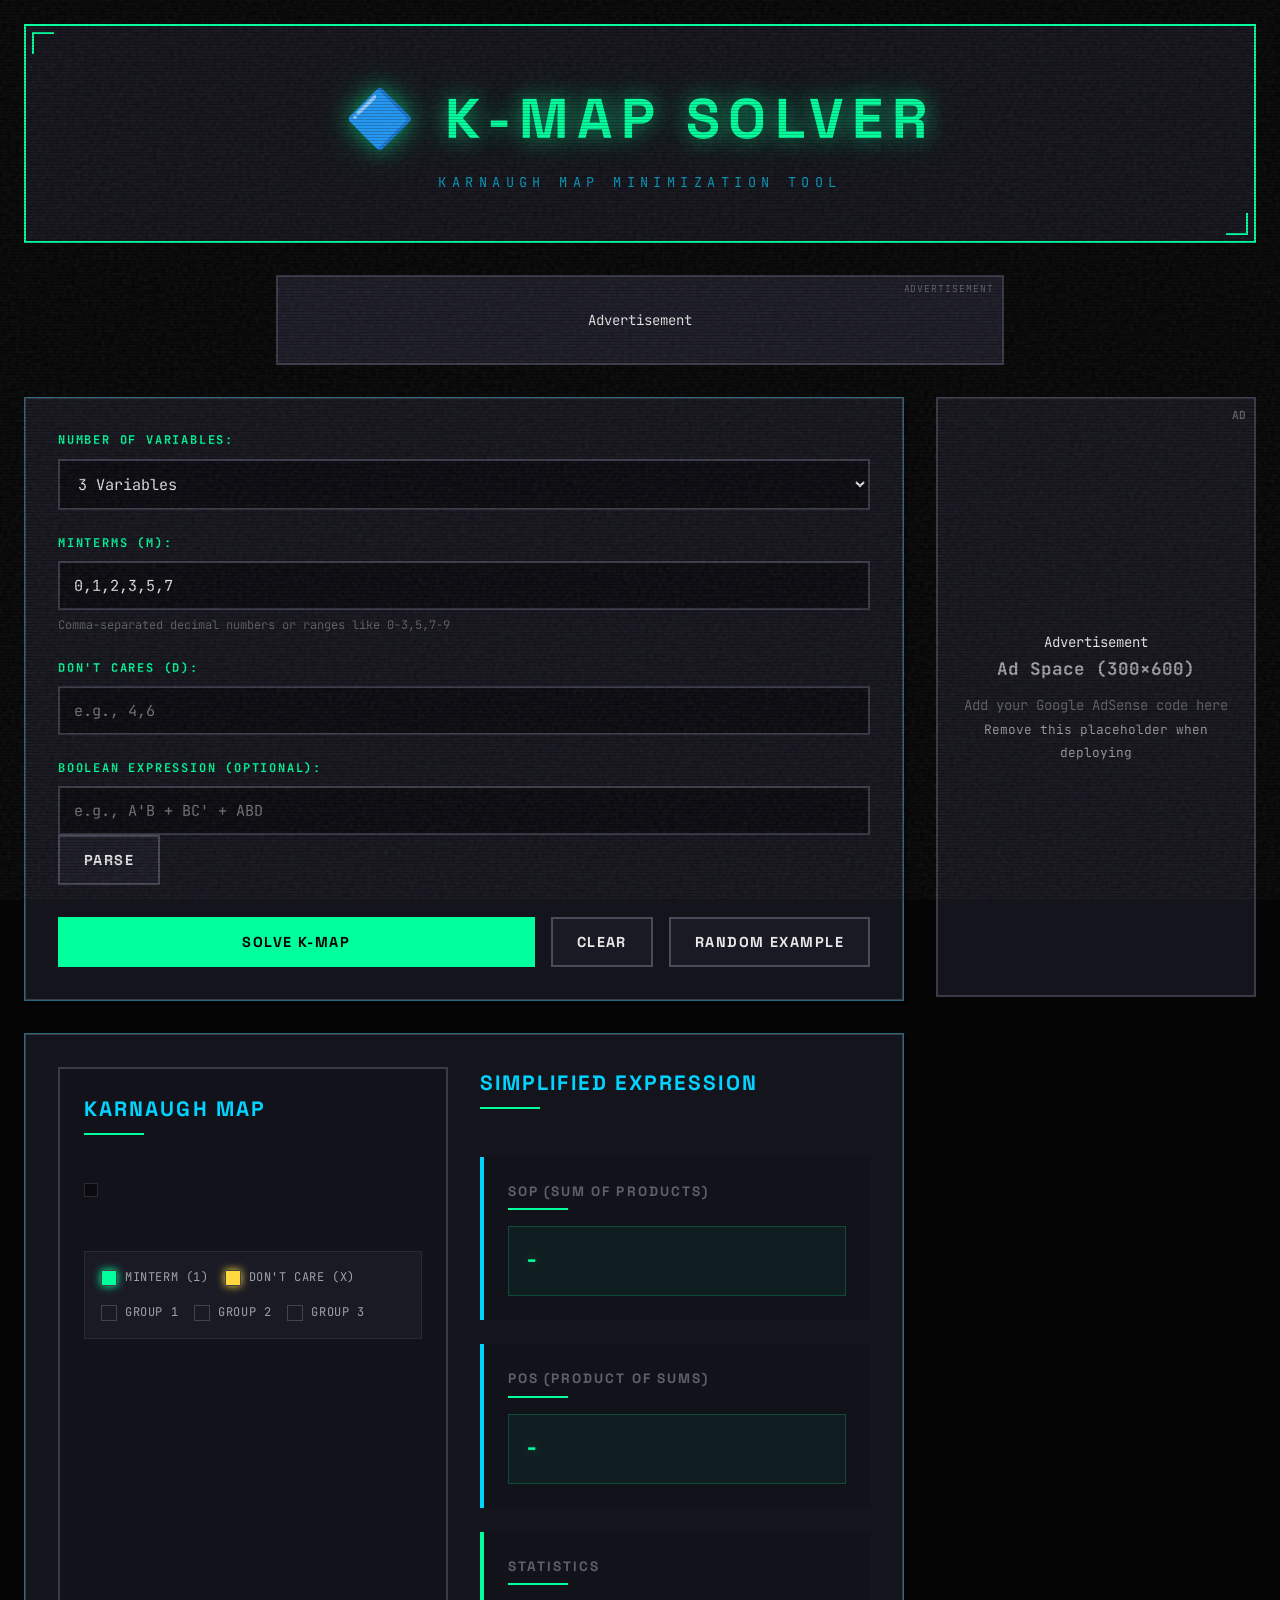
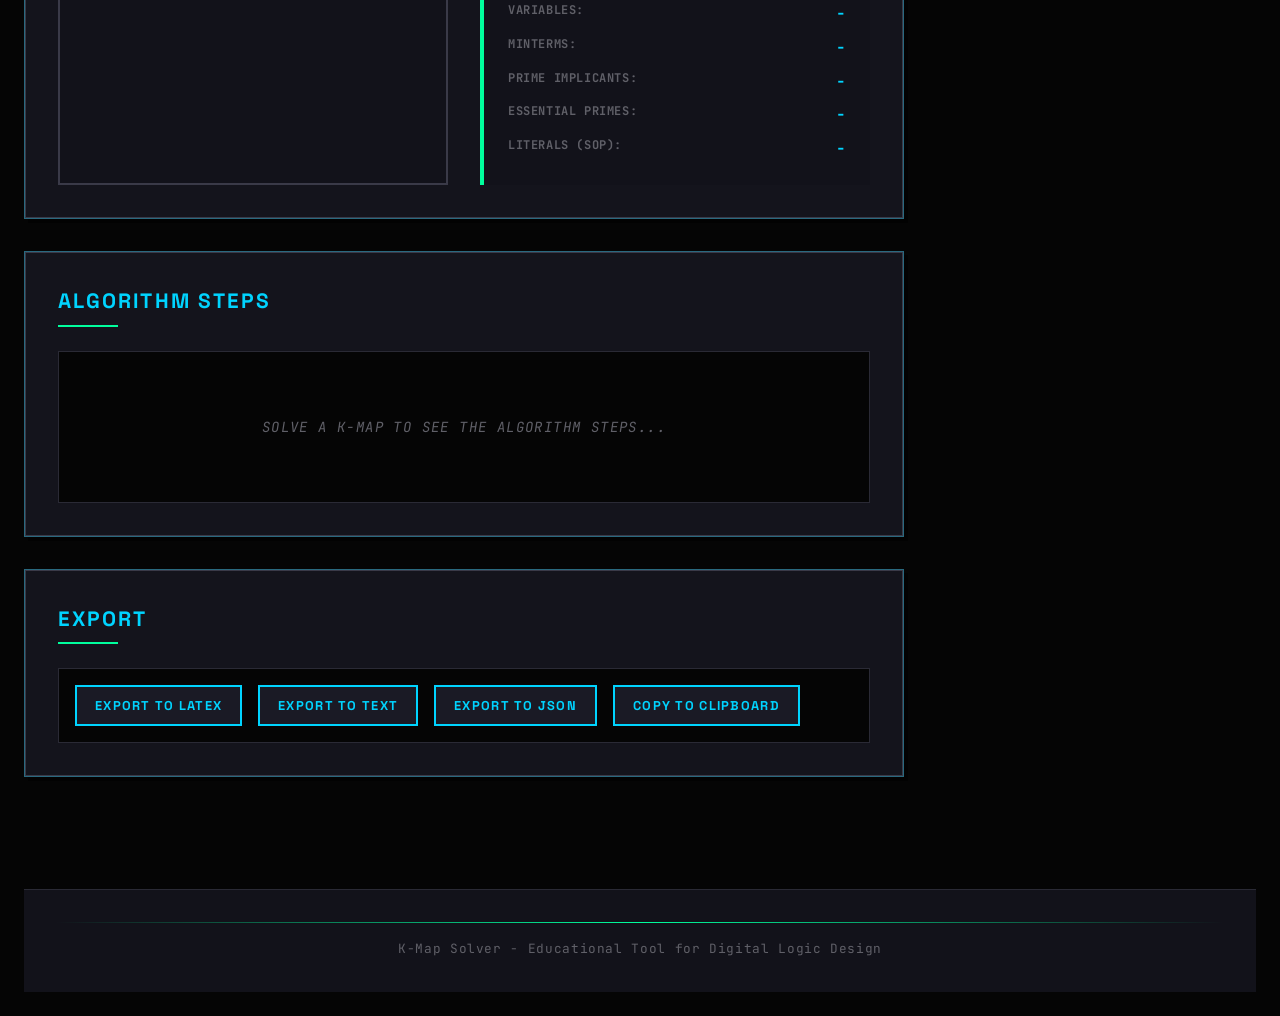
<file: index.html>
<!DOCTYPE html>
<html lang="en">
<head>
    <meta charset="UTF-8">
    <meta name="viewport" content="width=device-width, initial-scale=1.0">
    <title>K-Map Solver - Karnaugh Map Minimization Tool</title>
    <link rel="stylesheet" href="styles.css">
</head>
<body>
    <div class="container">
        <header>
            <h1>🔷 K-Map Solver</h1>
            <p class="subtitle">Karnaugh Map Minimization Tool</p>
        </header>

        <!-- Ad Banner Top -->
        <div class="ad-banner ad-top">
            <div class="ad-content">
                <span class="ad-label">Advertisement</span>
                <!-- Google AdSense will go here -->
                <script async src="//pagead2.googlesyndication.com/pagead/js/adsbygoogle.js"></script>
                <!-- K-Map Solver Banner Ad -->
                <ins class="adsbygoogle"
                     style="display:block"
                     data-ad-client="ca-pub-XXXXXXXXXXXXXXXX"
                     data-ad-slot="XXXXXXXXXX"
                     data-ad-format="auto"
                     data-full-width-responsive="true"></ins>
                <script>
                     (adsbygoogle = window.adsbygoogle || []).push({});
                </script>
            </div>
        </div>

        <!-- Content Wrapper with Sidebar -->
        <div class="page-wrapper">
            <main class="main-content">
            <!-- Input Section -->
            <section class="input-section">
                <div class="input-group">
                    <label for="variables">Number of Variables:</label>
                    <select id="variables">
                        <option value="2">2 Variables</option>
                        <option value="3" selected>3 Variables</option>
                        <option value="4">4 Variables</option>
                        <option value="5">5 Variables</option>
                        <option value="6">6 Variables</option>
                    </select>
                </div>

                <div class="input-group">
                    <label for="minterms">Minterms (m):</label>
                    <input type="text" id="minterms" placeholder="e.g., 0,1,2,3,5,7" value="0,1,2,3,5,7">
                    <small>Comma-separated decimal numbers or ranges like 0-3,5,7-9</small>
                </div>

                <div class="input-group">
                    <label for="dontcares">Don't Cares (d):</label>
                    <input type="text" id="dontcares" placeholder="e.g., 4,6" value="">
                </div>

                <div class="input-group">
                    <label for="expression">Boolean Expression (optional):</label>
                    <input type="text" id="expression" placeholder="e.g., A'B + BC' + ABD">
                    <button id="parseBtn" class="btn btn-secondary">Parse</button>
                </div>

                <div class="button-group">
                    <button id="solveBtn" class="btn btn-primary">Solve K-Map</button>
                    <button id="clearBtn" class="btn btn-secondary">Clear</button>
                    <button id="randomBtn" class="btn btn-secondary">Random Example</button>
                </div>
            </section>

            <!-- Output Section -->
            <section class="output-section">
                <div class="output-grid">
                    <!-- K-Map Visualization -->
                    <div class="kmap-container">
                        <h2>Karnaugh Map</h2>
                        <div id="kmap" class="kmap-grid"></div>
                        <div class="legend">
                            <div class="legend-item"><span class="legend-color minterm"></span> Minterm (1)</div>
                            <div class="legend-item"><span class="legend-color dontcare"></span> Don't Care (X)</div>
                            <div class="legend-item"><span class="legend-color group-1"></span> Group 1</div>
                            <div class="legend-item"><span class="legend-color group-2"></span> Group 2</div>
                            <div class="legend-item"><span class="legend-color group-3"></span> Group 3</div>
                        </div>
                    </div>

                    <!-- Results -->
                    <div class="results-container">
                        <h2>Simplified Expression</h2>
                        <div class="result-box">
                            <h3>SOP (Sum of Products)</h3>
                            <p id="sop-result" class="expression">-</p>
                        </div>
                        <div class="result-box">
                            <h3>POS (Product of Sums)</h3>
                            <p id="pos-result" class="expression">-</p>
                        </div>
                        <div class="result-box stats">
                            <h3>Statistics</h3>
                            <p><strong>Variables:</strong> <span id="stat-variables">-</span></p>
                            <p><strong>Minterms:</strong> <span id="stat-minterms">-</span></p>
                            <p><strong>Prime Implicants:</strong> <span id="stat-prime">-</span></p>
                            <p><strong>Essential Primes:</strong> <span id="stat-essential">-</span></p>
                            <p><strong>Literals (SOP):</strong> <span id="stat-literals">-</span></p>
                        </div>
                    </div>
                </div>
            </section>

            <!-- Algorithm Steps -->
            <section class="algorithm-section">
                <h2>Algorithm Steps</h2>
                <div id="steps" class="steps-container">
                    <p class="placeholder">Solve a K-map to see the algorithm steps...</p>
                </div>
            </section>

            <!-- Export Section -->
            <section class="export-section">
                <h2>Export</h2>
                <div class="export-buttons">
                    <button id="exportLatex" class="btn btn-export">Export to LaTeX</button>
                    <button id="exportText" class="btn btn-export">Export to Text</button>
                    <button id="exportJSON" class="btn btn-export">Export to JSON</button>
                    <button id="copyResults" class="btn btn-export">Copy to Clipboard</button>
                </div>
            </section>
            </section>
        </main>

        <!-- Sidebar Ad -->
        <aside class="ad-sidebar">
            <div class="ad-unit">
                <span class="ad-label">Advertisement</span>
                <!-- Google AdSense - Replace ca-pub-XXXXX with your publisher ID -->
                <div class="ad-placeholder">
                    <p><strong>Ad Space (300×600)</strong></p>
                    <p>Add your Google AdSense code here</p>
                    <p style="font-size: 0.8rem; color: #999;">Remove this placeholder when deploying</p>
                </div>
                <!-- Uncomment and add your AdSense code below:
                <ins class="adsbygoogle"
                     style="display:block"
                     data-ad-client="ca-pub-XXXXXXXXXXXXXXXX"
                     data-ad-slot="XXXXXXXXXX"
                     data-ad-format="vertical"
                     data-full-width-responsive="true"></ins>
                <script>
                     (adsbygoogle = window.adsbygoogle || []).push({});
                </script>
                -->
            </div>
        </aside>
    </div> <!-- Close page-wrapper -->

    <footer>
        <p>K-Map Solver - Educational Tool for Digital Logic Design</p>
    </footer>
</div> <!-- Close container -->

    <script src="app.js"></script>
</body>
</html>
</file>
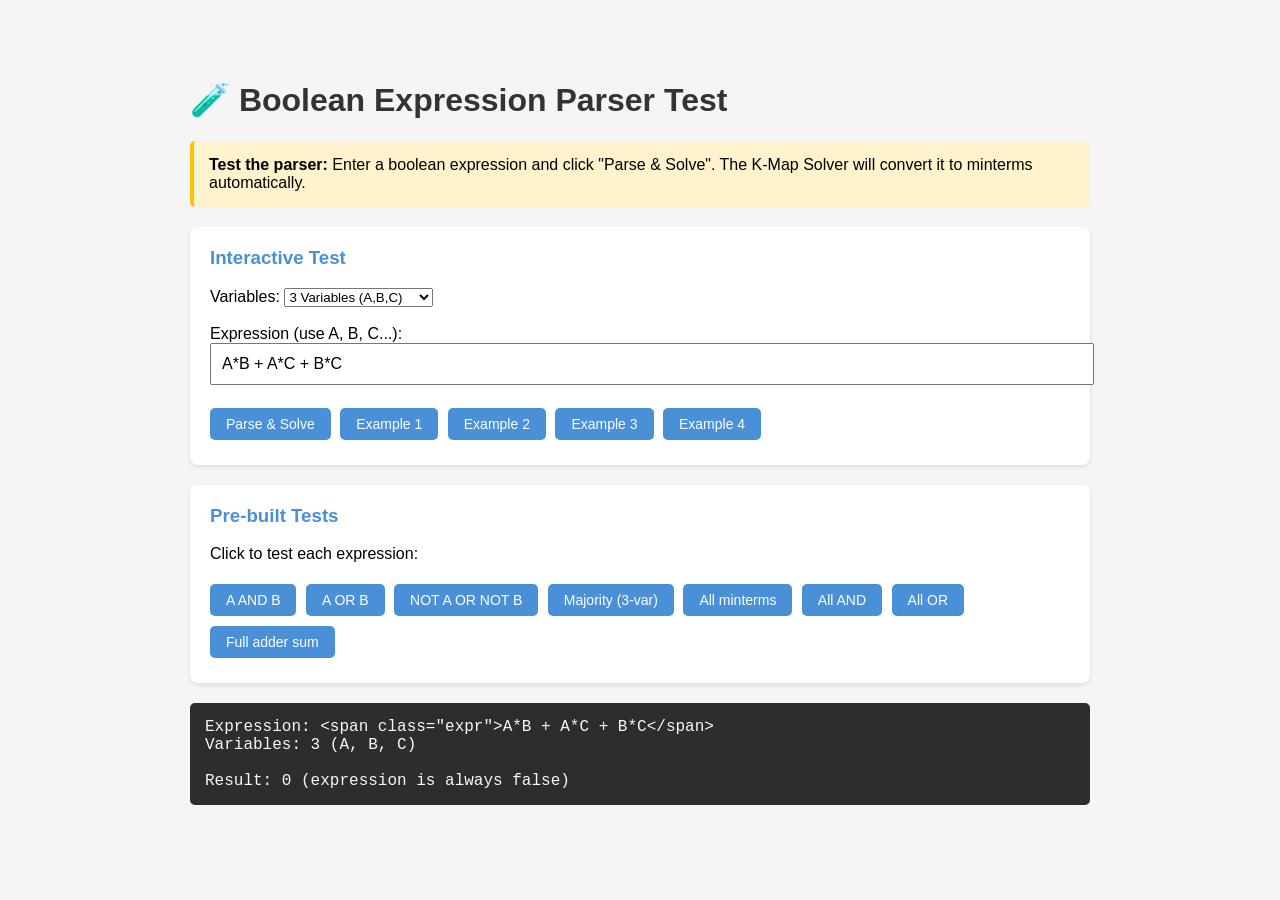
<file: test-parser.html>
<!DOCTYPE html>
<html lang="en">
<head>
    <meta charset="UTF-8">
    <meta name="viewport" content="width=device-width, initial-scale=1.0">
    <title>Boolean Expression Parser Test</title>
    <style>
        body {
            font-family: 'Segoe UI', sans-serif;
            max-width: 900px;
            margin: 40px auto;
            padding: 20px;
            background: #f5f5f5;
        }
        h1 { color: #333; }
        .test-case {
            background: white;
            padding: 20px;
            margin: 20px 0;
            border-radius: 8px;
            box-shadow: 0 2px 4px rgba(0,0,0,0.1);
        }
        .test-case h3 {
            color: #4a90d9;
            margin-top: 0;
        }
        .expr { font-family: monospace; color: #e74c3c; font-weight: bold; }
        .result { font-family: monospace; color: #28a745; margin-top: 10px; }
        .note {
            background: #fff3cd;
            padding: 15px;
            border-radius: 5px;
            margin: 20px 0;
            border-left: 4px solid #ffc107;
        }
        button {
            background: #4a90d9;
            color: white;
            border: none;
            padding: 8px 16px;
            border-radius: 5px;
            cursor: pointer;
            margin: 5px 5px 5px 0;
            font-size: 14px;
        }
        button:hover { background: #357abd; }
        #output {
            background: #2d2d2d;
            color: #f8f8f2;
            padding: 15px;
            border-radius: 5px;
            font-family: 'Courier New', monospace;
            white-space: pre-wrap;
            margin-top: 20px;
            max-height: 400px;
            overflow-y: auto;
        }
    </style>
</head>
<body>
    <h1>🧪 Boolean Expression Parser Test</h1>

    <div class="note">
        <strong>Test the parser:</strong> Enter a boolean expression and click "Parse & Solve".
        The K-Map Solver will convert it to minterms automatically.
    </div>

    <div class="test-case">
        <h3>Interactive Test</h3>
        <label>Variables: </label>
        <select id="variables">
            <option value="2">2 Variables (A,B)</option>
            <option value="3" selected>3 Variables (A,B,C)</option>
            <option value="4">4 Variables (A,B,C,D)</option>
            <option value="5">5 Variables (A-E)</option>
            <option value="6">6 Variables (A-F)</option>
        </select><br><br>

        <label>Expression (use A, B, C...): </label><br>
        <input type="text" id="expr" style="width: 100%; padding: 10px; font-size: 16px;" placeholder="e.g., A'B + BC' + ABD" value="A*B + A*C + B*C"><br><br>

        <button onclick="testExpression()">Parse & Solve</button>
        <button onclick="testExample('A\'B + B\'C + ABC')">Example 1</button>
        <button onclick="testExample('A*B + A*C + B*C')">Example 2</button>
        <button onclick="testExample('A+B')">Example 3</button>
        <button onclick="testExample('A*B*C')">Example 4</button>
    </div>

    <div class="test-case">
        <h3>Pre-built Tests</h3>
        <p>Click to test each expression:</p>
        <button onclick="runPreset('A*B', 2)">A AND B</button>
        <button onclick="runPreset('A+B', 2)">A OR B</button>
        <button onclick="runPreset(\"A'+B'\", 2)">NOT A OR NOT B</button>
        <button onclick="runPreset('A*B + A*C + B*C', 3)">Majority (3-var)</button>
        <button onclick="runPreset(\"A'*B'*C' + A'*B*C + A*B'*C + A*B*C\", 3)">All minterms</button>
        <button onclick="runPreset('A*B*C*D', 4)">All AND</button>
        <button onclick="runPreset('A+B+C+D', 4)">All OR</button>
        <button onclick="runPreset(\"A'*B*C + A*B'*C + A*B*C' + A*B*C\", 3)">Full adder sum</button>
    </div>

    <div id="output"></div>

    <script>
        const output = document.getElementById('output');

        function log(msg) {
            output.textContent += msg + '\n';
        }

        function clear() {
            output.textContent = '';
        }

        // Tokenize expression with proper handling
        function tokenize(expr) {
            const tokens = [];
            let i = 0;
            while (i < expr.length) {
                const char = expr[i];
                // Variable (A-Z)
                if (/^[A-Z]$/i.test(char)) {
                    // Implied * before this variable if previous token was variable, prime, or closing parenthesis
                    if (tokens.length > 0 && (/^[A-Z]$/i.test(tokens[tokens.length - 1]) || tokens[tokens.length - 1] === "'" || tokens[tokens.length - 1] === ')')) {
                        tokens.push('*');
                    }
                    tokens.push(char.toUpperCase());
                    i++;
                } else if (char === '0' || char === '1') {
                    // Constants
                    if (tokens.length > 0 && (/^[A-Z]$/i.test(tokens[tokens.length - 1]) || tokens[tokens.length - 1] === "'" || tokens[tokens.length - 1] === ')')) {
                        tokens.push('*');
                    }
                    tokens.push(char);
                    i++;
                } else if (char === "'") {
                    tokens.push("'");
                    i++;
                } else if (char === '+' || char === '*' || char === '(' || char === ')') {
                    tokens.push(char);
                    i++;
                } else {
                    throw new Error(`Invalid character: ${char}`);
                }
            }
            return tokens;
        }

        function getPrecedence(op) {
            if (op === "'") return 3;
            if (op === '*') return 2;
            if (op === '+') return 1;
            return 0;
        }

        function toRPN(tokens) {
            const output = [];
            const stack = [];
            for (const token of tokens) {
                if (/^[A-Z0-1]$/i.test(token) || token === '0' || token === '1') {
                    output.push(token);
                } else if (token === "'") {
                    stack.push(token);
                } else if (token === '+' || token === '*') {
                    while (stack.length > 0) {
                        const top = stack[stack.length - 1];
                        if (top === '(') break;
                        if (getPrecedence(top) >= getPrecedence(token)) {
                            output.push(stack.pop());
                        } else {
                            break;
                        }
                    }
                    stack.push(token);
                } else if (token === '(') {
                    stack.push(token);
                } else if (token === ')') {
                    while (stack.length > 0 && stack[stack.length - 1] !== '(') {
                        output.push(stack.pop());
                    }
                    if (stack.length === 0 || stack[stack.length - 1] !== '(') throw new Error('Mismatched parentheses');
                    stack.pop();
                }
            }
            while (stack.length > 0) {
                const op = stack.pop();
                if (op === '(') throw new Error('Mismatched parentheses');
                output.push(op);
            }
            return output;
        }

        function evaluate(expr, values) {
            const tokens = tokenize(expr);
            const rpn = toRPN(tokens);
            const stack = [];
            // Debug: uncomment to see tokens/RPN
            // log('Tokens: ' + tokens.join(', '));
            // log('RPN: ' + rpn.join(', '));
            for (const token of rpn) {
                if (/^[A-Z]$/i.test(token)) {
                    if (!(token in values)) throw new Error(`Unknown variable: ${token}`);
                    stack.push(values[token]);
                } else if (token === '0') {
                    stack.push(false);
                } else if (token === '1') {
                    stack.push(true);
                } else if (token === "'") {
                    if (stack.length < 1) throw new Error('Invalid expression (NOT needs operand)');
                    stack.push(!stack.pop());
                } else if (token === '+') {
                    if (stack.length < 2) throw new Error('Invalid expression (OR needs two operands)');
                    stack.push(stack.pop() || stack.pop());
                } else if (token === '*') {
                    if (stack.length < 2) throw new Error('Invalid expression (AND needs two operands)');
                    stack.push(stack.pop() && stack.pop());
                } else {
                    throw new Error(`Unknown operator: ${token}`);
                }
            }
            if (stack.length !== 1) throw new Error('Invalid expression (stack has ' + stack.length + ' items)');
            return stack[0];
        }

        function parseToMinterms(expr, numVars) {
            const variables = 'ABCDEFGHIJKLMNOPQRSTUVWXYZ'.slice(0, numVars);
            const maxValue = 2 ** numVars;
            const minterms = [];

            for (let i = 0; i < maxValue; i++) {
                const binary = i.toString(2).padStart(numVars, '0');
                const values = {};
                for (let v = 0; v < numVars; v++) {
                    values[variables[v]] = binary[v] === '1';
                }

                try {
                    if (evaluate(expr, values)) {
                        minterms.push(i);
                    }
                } catch (e) {
                    // If evaluation fails for a specific row, continue (should not happen)
                    // Log the error and continue for debugging
                    console.error('Error at row', i, binary, e);
                }
            }

            return minterms;
        }

        function testExpression() {
            clear();
            const expr = document.getElementById('expr').value;
            const variables = parseInt(document.getElementById('variables').value);

            if (!expr) {
                log('Error: Please enter an expression');
                return;
            }

            if (isNaN(variables) || variables < 2 || variables > 6) {
                log('Error: Variables must be between 2 and 6');
                return;
            }

            try {
                // Use corrected method to display variables list
                const varNames = 'ABCDEFGHIJKLMNOPQRSTUVWXYZ'.substring(0, variables).split('').join(', ');
                log(`Expression: <span class="expr">${expr}</span>`);
                log(`Variables: ${variables} (${varNames})`);
                log('');

                const minterms = parseToMinterms(expr, variables);

                if (minterms.length === 0) {
                    log('Result: 0 (expression is always false)');
                } else if (minterms.length === 2 ** variables) {
                    log('Result: 1 (expression is always true)');
                } else {
                    log(`Minterms (${minterms.length}): <span class="result">${minterms.join(', ')}</span>`);

                    // Show truth table
                    log('\nTruth Table:');
                    const headerPrefix = 'A B C D E F'.substring(0, variables * 2 - 1); // approximate
                    // Build header dynamically
                    let header = '';
                    for (let i = 0; i < variables; i++) {
                        header += String.fromCharCode(65 + i) + ' ';
                    }
                    header = header.trim() + ' | Out';
                    log(header);
                    log('-'.repeat(header.length));

                    // Show first up to 16 rows
                    for (let i = 0; i < Math.min(2 ** variables, 16); i++) {
                        const binary = i.toString(2).padStart(variables, '0');
                        const values = {};
                        const vars = 'ABCDEFGHIJKLMNOPQRSTUVWXYZ'.slice(0, variables);
                        for (let v = 0; v < variables; v++) {
                            values[vars[v]] = binary[v] === '1';
                        }
                        const out = evaluate(expr, values) ? '1' : '0';
                        // Format binary with spaces between bits
                        const spacedBinary = binary.split('').join(' ');
                        log(`${spacedBinary} | ${out}`);
                    }

                    if (2 ** variables > 16) {
                        log(`... (showing first 16 of ${2 ** variables} rows)`);
                    }
                }
            } catch (error) {
                log(`Error: ${error.message}\n\nSupported operators:\n  - AND: implied (AB) or * (A*B)\n  - OR: + (A+B)\n  - NOT: apostrophe (A\')\n  - Parentheses: (A+B)*C\n\nExample: A'B + B'C + ABC`);
            }
        }

        function testExample(expr) {
            document.getElementById('expr').value = expr;
            testExpression();
        }

        function runPreset(expr, vars) {
            document.getElementById('variables').value = vars;
            testExample(expr);
        }

        // Enter key support
        document.getElementById('expr').addEventListener('keypress', (e) => {
            if (e.key === 'Enter') testExpression();
        });

        // Test on load
        testExample("A*B + A*C + B*C");
    </script>
</body>
</html>
</file>
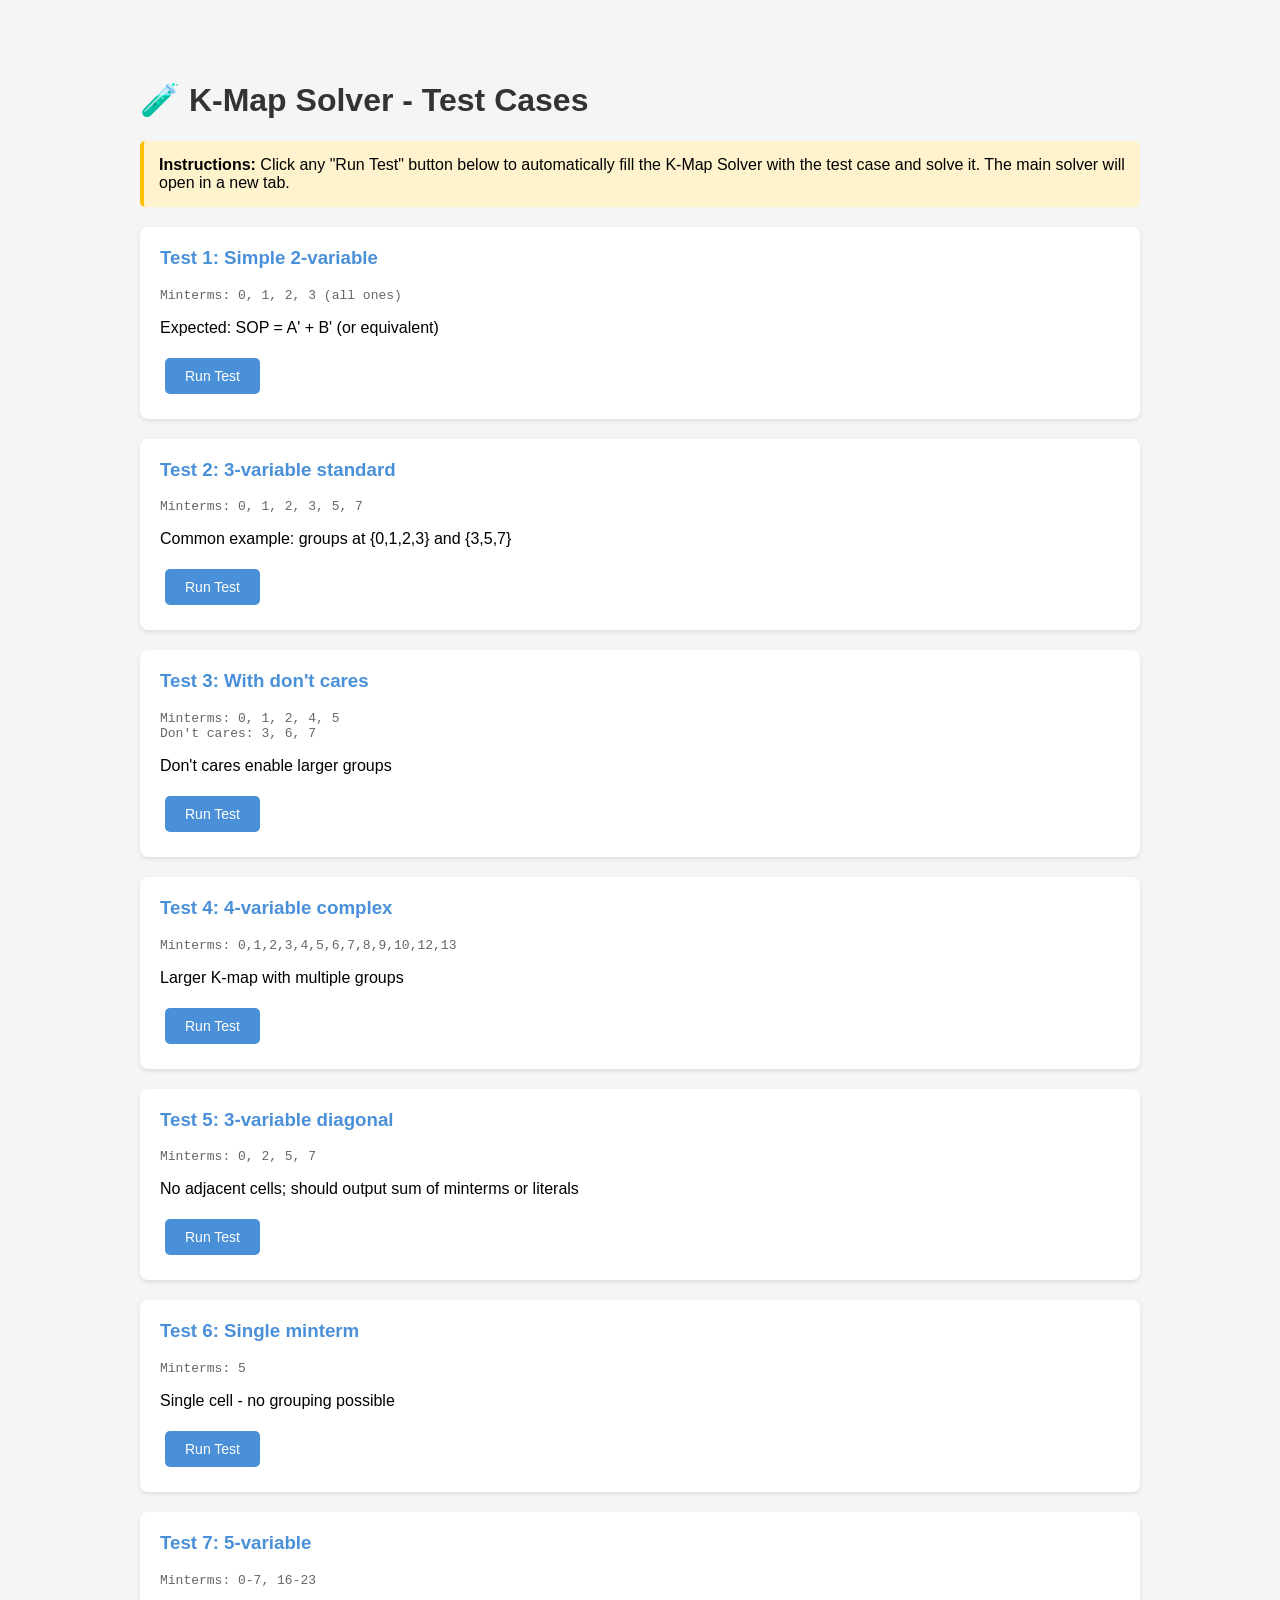
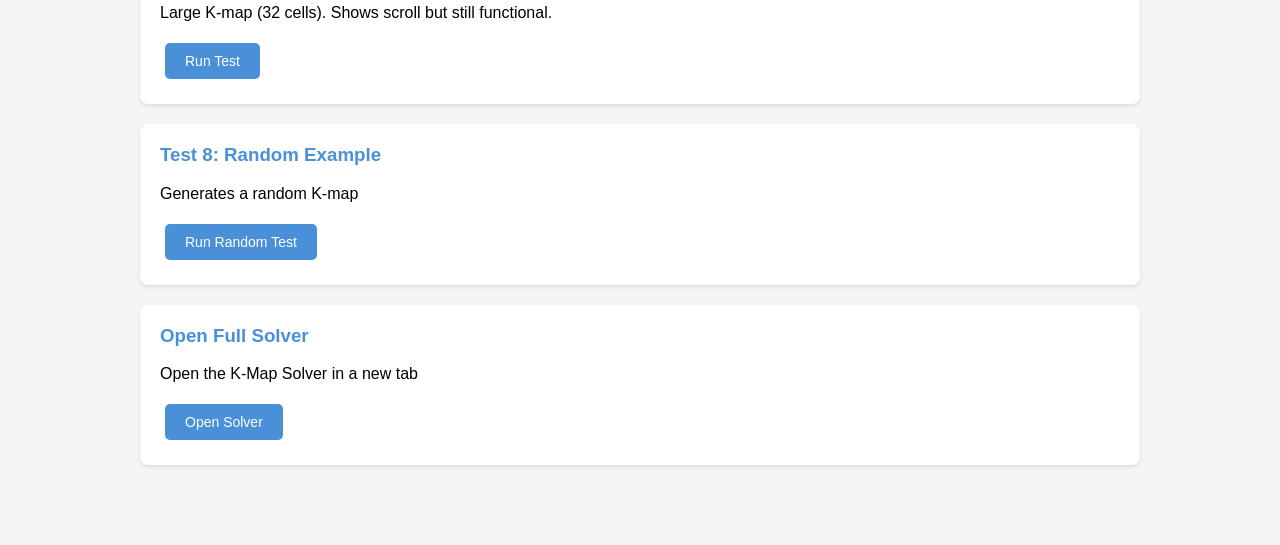
<file: test.html>
<!DOCTYPE html>
<html lang="en">
<head>
    <meta charset="UTF-8">
    <meta name="viewport" content="width=device-width, initial-scale=1.0">
    <title>K-Map Solver - Test Cases</title>
    <style>
        body {
            font-family: 'Segoe UI', sans-serif;
            max-width: 1000px;
            margin: 40px auto;
            padding: 20px;
            background: #f5f5f5;
        }
        h1 { color: #333; }
        .test-case {
            background: white;
            padding: 20px;
            margin: 20px 0;
            border-radius: 8px;
            box-shadow: 0 2px 4px rgba(0,0,0,0.1);
        }
        .test-case h3 {
            color: #4a90d9;
            margin-top: 0;
        }
        .input { color: #666; font-family: monospace; }
        button {
            background: #4a90d9;
            color: white;
            border: none;
            padding: 10px 20px;
            border-radius: 5px;
            cursor: pointer;
            margin: 5px;
            font-size: 14px;
        }
        button:hover { background: #357abd; }
        .results {
            margin-top: 15px;
            padding: 15px;
            background: #f8f9fa;
            border-radius: 5px;
        }
        .success { color: #28a745; font-weight: bold; }
        .note {
            background: #fff3cd;
            padding: 15px;
            border-radius: 5px;
            margin: 20px 0;
            border-left: 4px solid #ffc107;
        }
    </style>
</head>
<body>
    <h1>🧪 K-Map Solver - Test Cases</h1>

    <div class="note">
        <strong>Instructions:</strong> Click any "Run Test" button below to automatically fill the K-Map Solver with the test case and solve it.
        The main solver will open in a new tab.
    </div>

    <div class="test-case">
        <h3>Test 1: Simple 2-variable</h3>
        <div class="input">Minterms: 0, 1, 2, 3 (all ones)</div>
        <p>Expected: SOP = A' + B' (or equivalent)</p>
        <button onclick="runTest(2, '0,1,2,3', '')">Run Test</button>
    </div>

    <div class="test-case">
        <h3>Test 2: 3-variable standard</h3>
        <div class="input">Minterms: 0, 1, 2, 3, 5, 7</div>
        <p>Common example: groups at {0,1,2,3} and {3,5,7}</p>
        <button onclick="runTest(3, '0,1,2,3,5,7', '')">Run Test</button>
    </div>

    <div class="test-case">
        <h3>Test 3: With don't cares</h3>
        <div class="input">Minterms: 0, 1, 2, 4, 5<br>Don't cares: 3, 6, 7</div>
        <p>Don't cares enable larger groups</p>
        <button onclick="runTest(3, '0,1,2,4,5', '3,6,7')">Run Test</button>
    </div>

    <div class="test-case">
        <h3>Test 4: 4-variable complex</h3>
        <div class="input">Minterms: 0,1,2,3,4,5,6,7,8,9,10,12,13</div>
        <p>Larger K-map with multiple groups</p>
        <button onclick="runTest(4, '0,1,2,3,4,5,6,7,8,9,10,12,13', '')">Run Test</button>
    </div>

    <div class="test-case">
        <h3>Test 5: 3-variable diagonal</h3>
        <div class="input">Minterms: 0, 2, 5, 7</div>
        <p>No adjacent cells; should output sum of minterms or literals</p>
        <button onclick="runTest(3, '0,2,5,7', '')">Run Test</button>
    </div>

    <div class="test-case">
        <h3>Test 6: Single minterm</h3>
        <div class="input">Minterms: 5</div>
        <p>Single cell - no grouping possible</p>
        <button onclick="runTest(3, '5', '')">Run Test</button>
    </div>

    <div class="test-case">
        <h3>Test 7: 5-variable</h3>
        <div class="input">Minterms: 0-7, 16-23</div>
        <p>Large K-map (32 cells). Shows scroll but still functional.</p>
        <button onclick="runTest(5, '0-7,16-23', '')">Run Test</button>
    </div>

    <div class="test-case">
        <h3>Test 8: Random Example</h3>
        <p>Generates a random K-map</p>
        <button onclick="runRandom()">Run Random Test</button>
    </div>

    <div class="test-case">
        <h3>Open Full Solver</h3>
        <p>Open the K-Map Solver in a new tab</p>
        <button onclick="window.open('index.html', '_blank')">Open Solver</button>
    </div>

    <script>
        function runTest(variables, minterms, dontcares) {
            const url = `index.html?vars=${variables}&mins=${encodeURIComponent(minterms)}&dont=${encodeURIComponent(dontcares)}`;
            window.open(url, '_blank');
        }

        function runRandom() {
            // Generate random test
            const variables = Math.floor(Math.random() * 4) + 2; // 2-5 variables
            const max = Math.pow(2, variables);
            const numMinterms = Math.floor(Math.random() * (max / 2)) + 1;
            const minterms = new Set();

            while (minterms.size < numMinterms) {
                minterms.add(Math.floor(Math.random() * max));
            }

            const mintermsStr = Array.from(minterms).sort((a,b) => a-b).join(',');

            // Random dont cares
            const numDontCares = Math.floor(Math.random() * (max / 4));
            const dontCares = new Set();
            while (dontCares.size < numDontCares) {
                const d = Math.floor(Math.random() * max);
                if (!minterms.has(d)) {
                    dontCares.add(d);
                }
            }
            const dontCaresStr = Array.from(dontCares).sort((a,b) => a-b).join(',');

            runTest(variables, mintermsStr, dontCaresStr);
        }
    </script>
</body>
</html>
</file>
<file: styles.css>
/* ═══════════════════════════════════════════════════════════════════════════
   K-MAP SOLVER - Neo-Brutalist Technical Interface
   High-contrast terminal aesthetic with sharp edges & neon accents
   ═══════════════════════════════════════════════════════════════════════════ */

@import url('https://fonts.googleapis.com/css2?family=JetBrains+Mono:wght@400;700&family=Space+Grotesk:wght@400;500;700&display=swap');

* {
    margin: 0;
    padding: 0;
    box-sizing: border-box;
}

:root {
    /* Core palette - terminal/cyberpunk */
    --bg-deep: #050505;
    --bg-primary: #0a0a0f;
    --bg-secondary: #12121a;
    --bg-tertiary: #1a1a25;
    --bg-panel: #14141c;

    --text-bright: #ffffff;
    --text-primary: #e8e8e8;
    --text-secondary: #a0a0a8;
    --text-dim: #606068;

    /* Neon accents - each has purpose */
    --accent-green: #00ff9d;
    --accent-blue: #00d4ff;
    --accent-purple: #b147ff;
    --accent-orange: #ff6b35;
    --accent-yellow: #ffd93d;
    --accent-red: #ff5555;

    /* K-map semantic colors */
    --cell-minterm: #00ff9d;
    --cell-minterm-bg: #0a3320;
    --cell-dontcare: #ffd93d;
    --cell-dontcare-bg: #332a00;
    --cell-zero: #1a1a25;

    --group-1: #00d4ff;
    --group-2: #b147ff;
    --group-3: #ff6b35;
    --group-4: #ff5555;
    --group-5: #00ff9d;
    --group-6: #ffd93d;

    /* Brutalist borders */
    --border-1: 1px solid #2a2a35;
    --border-2: 2px solid #3a3a48;
    --border-3: 3px solid #4a4a58;
    --border-neon-green: 2px solid var(--accent-green);
    --border-neon-blue: 2px solid var(--accent-blue);

    /* Spacing scale */
    --space-1: 0.5rem;
    --space-2: 1rem;
    --space-3: 1.5rem;
    --space-4: 2rem;
    --space-5: 3rem;
    --space-6: 4rem;

    /* Typography */
    --font-mono: 'JetBrains Mono', 'Consolas', 'Courier New', monospace;
    --font-display: 'Space Grotesk', 'Arial Black', sans-serif;
}

/* ═══════════════════════════════════════════════════════════════════════════
   GLOBAL RESET & BACKGROUND
   ═══════════════════════════════════════════════════════════════════════════ */

html {
    scroll-behavior: smooth;
}

body {
    font-family: var(--font-mono);
    font-size: 14px;
    line-height: 1.6;
    background: var(--bg-deep);
    color: var(--text-primary);
    overflow-x: hidden;
    position: relative;
}

/* CRT scanlines overlay */
body::before {
    content: "";
    position: fixed;
    inset: 0;
    pointer-events: none;
    background: repeating-linear-gradient(
        0deg,
        rgba(0, 0, 0, 0.4) 0px,
        rgba(0, 0, 0, 0.4) 1px,
        transparent 1px,
        transparent 3px
    );
    z-index: 10000;
    opacity: 0.5;
}

/* Subtle noise/grain texture */
body::after {
    content: "";
    position: fixed;
    inset: 0;
    pointer-events: none;
    background-image: url("data:image/svg+xml,%3Csvg viewBox='0 0 256 256' xmlns='http://www.w3.org/2000/svg'%3E%3Cfilter id='noise'%3E%3CfeTurbulence type='fractalNoise' baseFrequency='0.82' numOctaves='4' stitchTiles='stitch'/%3E%3C/filter%3E%3Crect width='100%25' height='100%25' filter='url(%23noise)'/%3E%3C/svg%3E");
    opacity: 0.08;
    z-index: 9999;
}

/* ═══════════════════════════════════════════════════════════════════════════
   LAYOUT
   ═══════════════════════════════════════════════════════════════════════════ */

.container {
    max-width: 1600px;
    margin: 0 auto;
    padding: var(--space-3);
    position: relative;
    z-index: 1;
}

.page-wrapper {
    display: grid;
    grid-template-columns: 1fr 320px;
    gap: var(--space-4);
    margin-top: 0;
    position: relative;
}

.main-content {
    min-width: 0;
}

/* ═══════════════════════════════════════════════════════════════════════════
   HEADER - Terminal command prompt aesthetic
   ═══════════════════════════════════════════════════════════════════════════ */

header {
    text-align: center;
    padding: var(--space-5) var(--space-3);
    background: var(--bg-secondary);
    border: var(--border-neon-green);
    position: relative;
    overflow: hidden;
}

/* Corner brackets - industrial detail */
header::before,
header::after {
    content: "";
    position: absolute;
    width: 20px;
    height: 20px;
    border: 2px solid var(--accent-green);
}

header::before {
    top: 6px;
    left: 6px;
    border-right: none;
    border-bottom: none;
}

header::after {
    bottom: 6px;
    right: 6px;
    border-left: none;
    border-top: none;
}

header .version-tag {
    position: absolute;
    top: 8px;
    left: 35px;
    font-size: 0.65rem;
    color: var(--accent-green);
    opacity: 0.7;
    letter-spacing: 0.1em;
}

header h1 {
    font-family: var(--font-display);
    font-size: 3.5rem;
    font-weight: 700;
    letter-spacing: 0.15em;
    text-transform: uppercase;
    color: var(--accent-green);
    margin-bottom: var(--space-1);
    text-shadow:
        0 0 20px rgba(0, 255, 157, 0.5),
        0 0 40px rgba(0, 255, 157, 0.3);
    animation: pulse-glow 4s ease-in-out infinite;
}

@keyframes pulse-glow {
    0%, 100% { text-shadow: 0 0 20px rgba(0, 255, 157, 0.5); }
    50% { text-shadow: 0 0 30px rgba(0, 255, 157, 0.8), 0 0 50px rgba(0, 255, 157, 0.4); }
}

.subtitle {
    font-size: 0.85rem;
    color: var(--accent-blue);
    letter-spacing: 0.4em;
    text-transform: uppercase;
    opacity: 0.7;
}

/* ═══════════════════════════════════════════════════════════════════════════
   ADS - Brutalist ad containers
   ═══════════════════════════════════════════════════════════════════════════ */

.ad-banner {
    width: 100%;
    background: var(--bg-tertiary);
    border: var(--border-2);
    margin-bottom: var(--space-4);
    text-align: center;
    position: relative;
}

.ad-banner::before {
    content: "ADVERTISEMENT";
    position: absolute;
    top: 4px;
    right: 8px;
    font-size: 0.6rem;
    color: var(--text-dim);
    letter-spacing: 0.1em;
}

.ad-top {
    max-width: 728px;
    margin: var(--space-4) auto var(--space-4);
    min-height: 90px;
    display: flex;
    align-items: center;
    justify-content: center;
}

.ad-sidebar {
    position: sticky;
    top: var(--space-4);
    height: fit-content;
}

.ad-unit {
    background: var(--bg-panel);
    border: var(--border-2);
    padding: var(--space-2);
    text-align: center;
    min-height: 600px;
    display: flex;
    flex-direction: column;
    align-items: center;
    justify-content: center;
    position: relative;
}

.ad-unit::before {
    content: "AD";
    position: absolute;
    top: 8px;
    right: 8px;
    font-size: 0.7rem;
    color: var(--text-dim);
    font-weight: 700;
}

.ad-placeholder {
    color: var(--text-dim);
    line-height: 1.8;
}

.ad-placeholder strong {
    color: var(--text-secondary);
    display: block;
    margin-bottom: var(--space-1);
    font-size: 1.1rem;
}

/* ═══════════════════════════════════════════════════════════════════════════
   SECTIONS - Card-like panels with sharp edges
   ═══════════════════════════════════════════════════════════════════════════ */

section {
    background: var(--bg-panel);
    border: var(--border-2);
    padding: var(--space-4);
    margin-bottom: var(--space-4);
    position: relative;
    box-shadow: 4px 4px 0 rgba(0, 0, 0, 0.5);
}

/* Industrial corner accents */
section::before {
    content: "";
    position: absolute;
    top: -2px;
    left: -2px;
    right: -2px;
    bottom: -2px;
    border: 1px solid var(--accent-blue);
    opacity: 0.3;
    pointer-events: none;
}

section h2,
section h3 {
    font-family: var(--font-display);
    color: var(--accent-blue);
    text-transform: uppercase;
    letter-spacing: 0.1em;
    margin-bottom: var(--space-3);
    font-size: 1.3rem;
    position: relative;
    padding-bottom: var(--space-1);
}

section h2::after,
section h3::after {
    content: "";
    position: absolute;
    bottom: 0;
    left: 0;
    width: 60px;
    height: 2px;
    background: var(--accent-green);
}

/* ═══════════════════════════════════════════════════════════════════════════
   FORM ELEMENTS - Raw, unpolished inputs
   ═══════════════════════════════════════════════════════════════════════════ */

.input-group {
    margin-bottom: var(--space-3);
    position: relative;
}

.input-group label {
    display: block;
    font-size: 0.75rem;
    color: var(--accent-green);
    text-transform: uppercase;
    letter-spacing: 0.15em;
    margin-bottom: var(--space-1);
    font-weight: 700;
}

.input-group input,
.input-group select {
    width: 100%;
    padding: 12px 14px;
    background: var(--bg-primary);
    border: var(--border-2);
    border-color: #3a3a48;
    color: var(--text-primary);
    font-family: var(--font-mono);
    font-size: 0.95rem;
    transition: all 0.15s ease;
    outline: none;
}

.input-group input:focus,
.input-group select:focus {
    border-color: var(--accent-green);
    box-shadow:
        0 0 0 3px rgba(0, 255, 157, 0.1),
        inset 0 0 10px rgba(0, 255, 157, 0.05);
}

.input-group small {
    display: block;
    margin-top: 6px;
    font-size: 0.75rem;
    color: var(--text-dim);
    font-family: var(--font-mono);
}

/* ═══════════════════════════════════════════════════════════════════════════
   BUTTONS - Sharp, chunky, brutalist
   ═══════════════════════════════════════════════════════════════════════════ */

.button-group {
    display: flex;
    gap: var(--space-2);
    flex-wrap: wrap;
    margin-top: var(--space-4);
}

.btn {
    padding: 14px 24px;
    border: none;
    font-family: var(--font-display);
    font-size: 0.9rem;
    font-weight: 700;
    text-transform: uppercase;
    letter-spacing: 0.1em;
    cursor: pointer;
    transition: all 0.15s ease;
    position: relative;
    outline: none;
}

.btn-primary {
    background: var(--accent-green);
    color: var(--bg-deep);
    flex: 1;
    border: 2px solid var(--accent-green);
    min-width: 200px;
}

.btn-primary:hover {
    background: #00ffb3;
    transform: translate(-2px, -2px);
    box-shadow: 4px 4px 0 rgba(0, 255, 157, 0.4);
}

.btn-primary:active {
    transform: translate(0, 0);
    box-shadow: none;
}

.btn-secondary {
    background: var(--bg-tertiary);
    color: var(--text-primary);
    border: 2px solid #4a4a58;
}

.btn-secondary:hover {
    background: var(--bg-secondary);
    border-color: var(--accent-blue);
    color: var(--accent-blue);
}

.btn-export {
    background: var(--bg-tertiary);
    color: var(--accent-blue);
    border: 2px solid var(--accent-blue);
    font-size: 0.8rem;
    padding: 10px 18px;
}

.btn-export:hover {
    background: var(--accent-blue);
    color: var(--bg-deep);
}

/* ═══════════════════════════════════════════════════════════════════════════
   K-MAP GRID - Terminal display with pixel-perfect precision
   ═══════════════════════════════════════════════════════════════════════════ */

.kmap-container {
    background: var(--bg-secondary);
    border: var(--border-2);
    padding: var(--space-3);
}

.kmap-grid {
    display: inline-block; /* Changed from inline-table to avoid table quirks */
    background: var(--bg-primary);
    padding: 6px;
    border: var(--border-1);
    font-family: var(--font-mono);
    margin: var(--space-3) auto;
}

/* Header row container (top row with column labels) */
.kmap-header-row {
    display: flex;
    gap: 3px;
    margin-bottom: 3px;
}

/* Data row container */
.kmap-row {
    display: flex;
    gap: 3px;
}

/* All cell-like elements: column headers, row headers, corner, and data cells */
.kmap-header-col,
.kmap-row-header,
.kmap-corner,
.kmap-cell {
    width: 65px;
    height: 65px;
    border: var(--border-2);
    display: flex;
    align-items: center;
    justify-content: center;
    flex-shrink: 0;
    box-sizing: border-box;
    position: relative;
}

/* Column header cells (top row labels) */
.kmap-header-col {
    background: var(--bg-tertiary);
    color: var(--accent-blue);
    font-weight: 700;
    font-size: 0.8rem;
}

/* Row header cells (leftmost column) */
.kmap-row-header {
    background: var(--bg-tertiary);
    color: var(--accent-blue);
    font-weight: 700;
    font-size: 0.8rem;
}

/* Empty corner (top-left) */
.kmap-corner {
    background: var(--bg-tertiary);
    border-color: transparent;
}

.kmap-cell {
    width: 65px;
    height: 65px;
    display: flex;
    flex-direction: column;
    align-items: center;
    justify-content: center;
    background: var(--cell-zero);
    border: 2px solid #2a2a35;
    font-weight: 700;
    position: relative;
    transition: all 0.2s ease;
    cursor: default;
}

.kmap-cell:hover {
    border-color: var(--accent-blue);
    transform: scale(1.05);
    z-index: 10;
}

/* Cell content styles */
.kmap-cell .cell-value {
    font-size: 1.4rem;
    font-weight: 700;
}

.kmap-cell .cell-index {
    position: absolute;
    bottom: 3px;
    right: 5px;
    font-size: 0.55rem;
    color: var(--text-dim);
    font-family: var(--font-mono);
}

/* K-map cell states */
.kmap-cell.minterm {
    background: var(--cell-minterm-bg);
    color: var(--cell-minterm);
    border-color: var(--accent-green);
    box-shadow: 0 0 15px rgba(0, 255, 157, 0.3);
}

.kmap-cell.dontcare {
    background: var(--cell-dontcare-bg);
    color: var(--cell-dontcare);
    border-color: var(--accent-yellow);
    box-shadow: 0 0 15px rgba(255, 217, 61, 0.3);
}

/* Group overlays with glows */
.kmap-cell.group-1 {
    background: rgba(0, 212, 255, 0.25);
    border-color: var(--group-1);
    box-shadow:
        inset 0 0 20px rgba(0, 212, 255, 0.3),
        0 0 20px rgba(0, 212, 255, 0.2);
}

.kmap-cell.group-2 {
    background: rgba(177, 71, 255, 0.25);
    border-color: var(--group-2);
    box-shadow:
        inset 0 0 20px rgba(177, 71, 255, 0.3),
        0 0 20px rgba(177, 71, 255, 0.2);
}

.kmap-cell.group-3 {
    background: rgba(255, 107, 53, 0.25);
    border-color: var(--group-3);
    box-shadow:
        inset 0 0 20px rgba(255, 107, 53, 0.3),
        0 0 20px rgba(255, 107, 53, 0.2);
}

.kmap-cell.group-4 {
    background: rgba(255, 85, 85, 0.25);
    border-color: var(--group-4);
    box-shadow:
        inset 0 0 20px rgba(255, 85, 85, 0.3),
        0 0 20px rgba(255, 85, 85, 0.2);
}

.kmap-cell.group-5 {
    background: rgba(0, 255, 157, 0.25);
    border-color: var(--group-5);
    box-shadow:
        inset 0 0 20px rgba(0, 255, 157, 0.3),
        0 0 20px rgba(0, 255, 157, 0.2);
}

.kmap-cell.group-6 {
    background: rgba(255, 217, 61, 0.25);
    border-color: var(--group-6);
    box-shadow:
        inset 0 0 20px rgba(255, 217, 61, 0.3),
        0 0 20px rgba(255, 217, 61, 0.2);
}

/* ═══════════════════════════════════════════════════════════════════════════
   LEGEND - Terminal legend with color codes
   ═══════════════════════════════════════════════════════════════════════════ */

.legend {
    display: flex;
    flex-wrap: wrap;
    gap: var(--space-2);
    margin-top: var(--space-3);
    padding: var(--space-2);
    background: var(--bg-tertiary);
    border: var(--border-1);
}

.legend-item {
    display: flex;
    align-items: center;
    gap: 8px;
    font-size: 0.75rem;
    color: var(--text-secondary);
    text-transform: uppercase;
    letter-spacing: 0.05em;
}

.legend-color {
    width: 16px;
    height: 16px;
    border: 1px solid #444;
}

.legend-color.minterm {
    background: var(--cell-minterm);
    box-shadow: 0 0 8px var(--accent-green);
}

.legend-color.dontcare {
    background: var(--cell-dontcare);
    box-shadow: 0 0 8px var(--accent-yellow);
}

/* ═══════════════════════════════════════════════════════════════════════════
   RESULTS - Terminal output styling
   ═══════════════════════════════════════════════════════════════════════════ */

.output-grid {
    display: grid;
    grid-template-columns: 1fr 1fr;
    gap: var(--space-4);
}

@media (max-width: 1200px) {
    .page-wrapper {
        grid-template-columns: 1fr;
    }

    .ad-sidebar {
        position: static;
        order: -1;
    }

    .ad-unit {
        min-height: 100px;
    }
}

.results-container {
    display: flex;
    flex-direction: column;
    gap: var(--space-3);
}

.result-box {
    background: var(--bg-secondary);
    border-left: 4px solid var(--accent-blue);
    padding: var(--space-3);
    position: relative;
}

.result-box.stats {
    border-left-color: var(--accent-green);
}

.result-box h3 {
    font-family: var(--font-display);
    font-size: 0.85rem;
    color: var(--text-dim);
    text-transform: uppercase;
    letter-spacing: 0.15em;
    margin-bottom: var(--space-2);
}

.result-box .expression {
    font-size: 1.4rem;
    font-weight: 700;
    color: var(--accent-green);
    font-family: var(--font-mono);
    padding: var(--space-2);
    background: rgba(0, 255, 157, 0.05);
    border: 1px solid rgba(0, 255, 157, 0.2);
    word-break: break-all;
    min-height: 60px;
    text-shadow: 0 0 10px rgba(0, 255, 157, 0.3);
}

.result-box.stats p {
    font-size: 0.9rem;
    color: var(--text-secondary);
    margin-bottom: var(--space-1);
    display: flex;
    justify-content: space-between;
}

.result-box.stats p:last-child {
    margin-bottom: 0;
}

.result-box.stats strong {
    color: var(--text-dim);
    text-transform: uppercase;
    font-size: 0.75rem;
    letter-spacing: 0.05em;
}

.result-box.stats span {
    color: var(--accent-blue);
    font-weight: 700;
    font-size: 1rem;
}

/* ═══════════════════════════════════════════════════════════════════════════
   ALGORITHM STEPS - Terminal log output
   ═══════════════════════════════════════════════════════════════════════════ */

.steps-container {
    max-height: 500px;
    overflow-y: auto;
    background: var(--bg-deep);
    border: var(--border-1);
    padding: var(--space-2);
}

.step {
    background: var(--bg-secondary);
    border-left: 3px solid var(--accent-blue);
    padding: var(--space-2);
    margin-bottom: var(--space-2);
    position: relative;
}

.step:last-child {
    margin-bottom: 0;
}

.step-title {
    font-size: 0.9rem;
    color: var(--accent-blue);
    font-weight: 700;
    margin-bottom: var(--space-1);
    text-transform: uppercase;
    letter-spacing: 0.05em;
    display: flex;
    align-items: center;
    gap: var(--space-1);
}

.step-title::before {
    content: "▶";
    font-size: 0.7rem;
    color: var(--accent-green);
}

.step-content {
    font-size: 0.85rem;
    color: var(--text-secondary);
    line-height: 1.7;
    padding-left: var(--space-2);
    font-family: var(--font-mono);
}

.step-content code {
    background: rgba(0, 212, 255, 0.1);
    color: var(--accent-blue);
    padding: 2px 6px;
    border-radius: 3px;
    font-size: 0.8rem;
}

.placeholder {
    text-align: center;
    color: var(--text-dim);
    padding: var(--space-5);
    font-style: italic;
    text-transform: uppercase;
    letter-spacing: 0.1em;
}

/* ═══════════════════════════════════════════════════════════════════════════
   EXPORT SECTION - Terminal command style
   ═══════════════════════════════════════════════════════════════════════════ */

.export-buttons {
    display: flex;
    flex-wrap: wrap;
    gap: var(--space-2);
    padding: var(--space-2);
    background: var(--bg-deep);
    border: var(--border-1);
}

/* ═══════════════════════════════════════════════════════════════════════════
   FOOTER - System info style
   ═══════════════════════════════════════════════════════════════════════════ */

footer {
    text-align: center;
    padding: var(--space-4);
    margin-top: calc(var(--space-5) + var(--space-4));
    color: var(--text-dim);
    font-size: 0.8rem;
    border-top: var(--border-1);
    background: var(--bg-secondary);
    font-family: var(--font-mono);
    letter-spacing: 0.05em;
}

footer::before {
    content: "";
    display: block;
    width: 100%;
    height: 1px;
    background: linear-gradient(90deg,
        transparent,
        var(--accent-green),
        transparent);
    margin-bottom: var(--space-2);
}

/* ═══════════════════════════════════════════════════════════════════════════
   CUSTOM SCROLLBAR - Terminal style
   ═══════════════════════════════════════════════════════════════════════════ */

.steps-container::-webkit-scrollbar {
    width: 10px;
}

.steps-container::-webkit-scrollbar-track {
    background: var(--bg-deep);
    border: 1px solid #2a2a35;
}

.steps-container::-webkit-scrollbar-thumb {
    background: var(--bg-tertiary);
    border: 1px solid var(--accent-green);
}

.steps-container::-webkit-scrollbar-thumb:hover {
    background: var(--accent-green);
}

/* ═══════════════════════════════════════════════════════════════════════════
   RESPONSIVE - Mobile optimized
   ═══════════════════════════════════════════════════════════════════════════ */

@media (max-width: 768px) {
    header h1 {
        font-size: 1.8rem;
        letter-spacing: 0.08em;
    }

    .subtitle {
        font-size: 0.75rem;
    }

    .output-grid {
        grid-template-columns: 1fr;
    }

    .kmap-cell {
        width: 45px;
        height: 45px;
    }

    .kmap-cell .cell-value {
        font-size: 1rem;
    }

    .kmap-header-col,
    .kmap-header-row {
        min-width: 45px;
        font-size: 0.7rem;
        padding: 4px 2px;
    }

    .button-group {
        flex-direction: column;
    }

    .btn {
        width: 100%;
    }

    .legend {
        justify-content: center;
        gap: var(--space-1);
    }

    .page-wrapper {
        gap: var(--space-2);
    }

    .ad-sidebar {
        display: none;
    }
}

@media (max-width: 480px) {
    .container {
        padding: var(--space-2);
    }

    header {
        padding: var(--space-3) var(--space-2);
    }

    section {
        padding: var(--space-2);
    }

    .result-box .expression {
        font-size: 1.1rem;
        padding: var(--space-1);
    }
}

/* Print styles */
@media print {
    body::before,
    body::after,
    .ad-banner,
    .ad-sidebar {
        display: none !important;
    }

    .container {
        max-width: 100%;
    }

    .kmap-grid {
        page-break-inside: avoid;
    }
}
</file>
